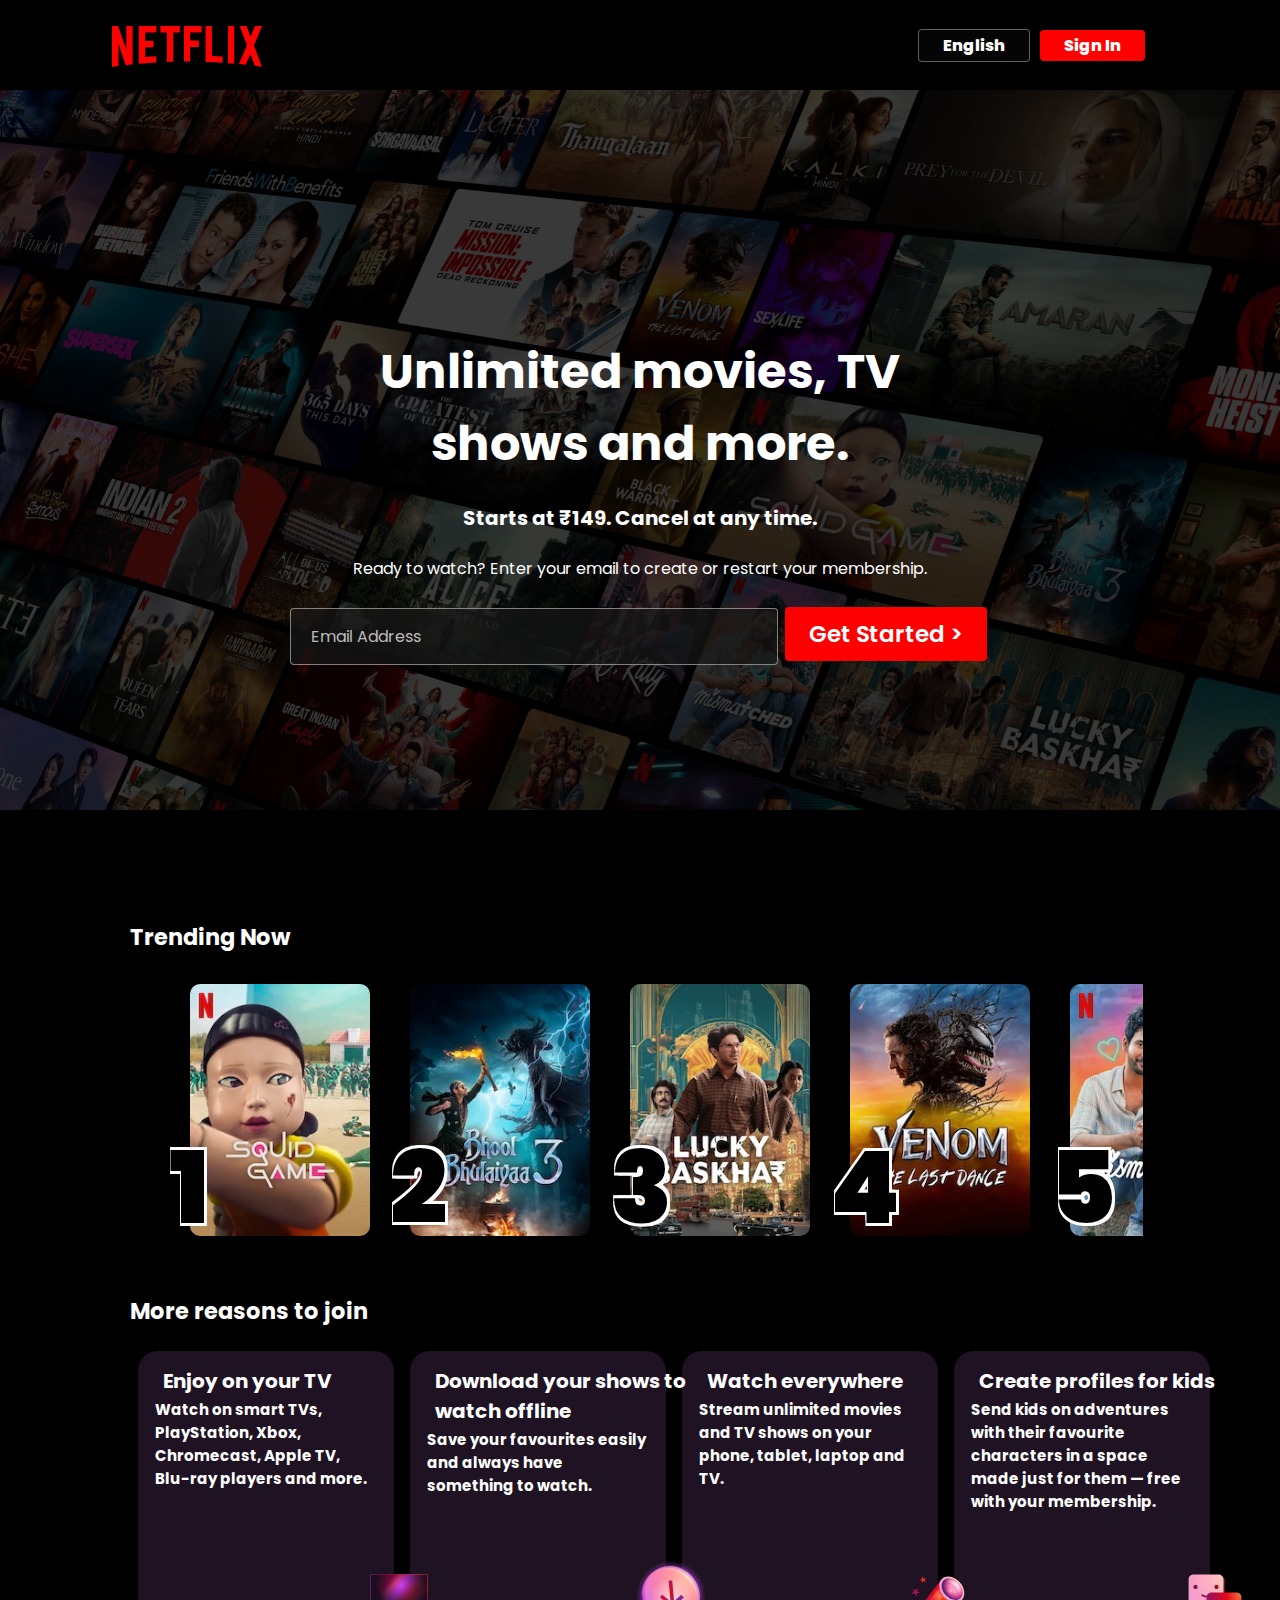
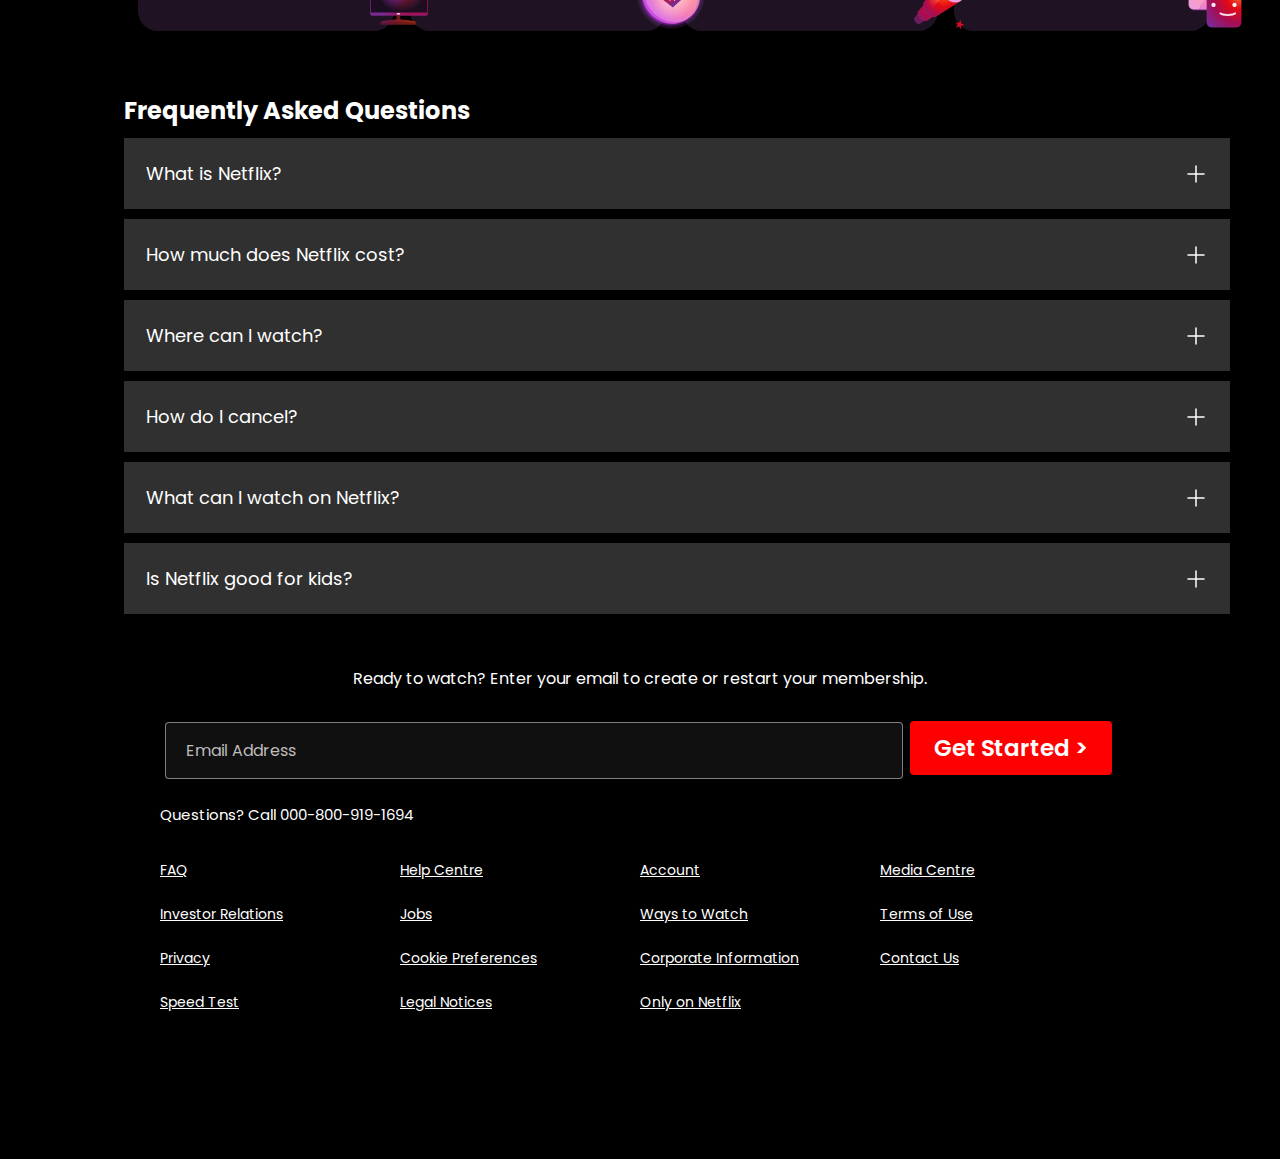
<file: index.html>
<!DOCTYPE html>
<html lang="en">

<head>
    <meta charset="UTF-8">
    <meta name="viewport" content="width=device-width, initial-scale=1.0">
    <title>Netflix India – Watch TV Shows Online, Watch Movies Online</title>
    <link rel="stylesheet" href="style.css">
    <link rel="stylesheet" href="logo.svg">
    <link href="https://cdnjs.cloudflare.com/ajax/libs/font-awesome/6.0.0/css/all.min.css" rel="stylesheet">
</head>

<body>

    <div class="main">
        <nav>
            <span> <img width="53" src="logo.svg">
            </span>
            <div>
                <button class="btn">English</button>
                <button class="btn btn-red-sm"><a href="signin.html">Sign In</a></button>
            </div>
        </nav>

        <div class="box">
        </div>
        <div class="hero">

            <span>Unlimited movies, TV <span style="display: flex; align-items: center; justify-content: center;">shows
                    and more.</span></span>

            <span> Starts at ₹149. Cancel at any time.</span>
            <span>Ready to watch? Enter your email to create or restart your membership.</span>

            <div class="button">
                <input type="text" placeholder="Email Address">
                <button class="btn btn-red">Get Started &gt;</button>
            </div>
        </div>

        <div class="first">
            <h2>Trending Now</h2>
        </div>
        <!-- <span class="btn1">
            <button class="btn">Indian</button>
            <button class="btn">Movies</button>
        </span> -->



        <div class="flex">
            <div class="flex-item">
                
                <img src="./1.webp" alt="">
                <span class="imgid img-1">1</span>
            </div>

            <div class="flex-item">
                <img src="./2.webp" alt="">
                <span class="imgid img-2">2</span>
            </div>

            <div class="flex-item">
                <img src="./3.webp" alt="">
                <span class="imgid img-3">3</span>
            </div>

            <div class="flex-item">
                <img src="./4.webp" alt="">
                <span class="imgid img-4">4</span>
            </div>

            <div class="flex-item">
                <img src="./5.webp" alt="">
                <span class="imgid img-5">5</span>
            </div>



            <div class="flex-item">
                <img src="./6.webp" alt="">
                <span class="imgid img-6">6</span>
            </div>

            <div class="flex-item">
                <img src="./7.webp" alt="">
                <span class="imgid img-7">7</span>
            </div>

            <div class="flex-item">
                <img src="./8.webp" alt="">
                <span class="imgid img-8">8</span>
            </div>

            <div class="flex-item">
                <img src="./9.webp" alt="">
                <span class="imgid img-9">9</span>
            </div>

            <div class="flex-item">
                <img src="./10.webp" alt="">
                <span class="imgid img-10">10</span>
            </div>

        </div>

        <!-- edit this  -->

        <div class="second">
            <h2>More reasons to join</h2>
            <div class="second-box">
                <div class="box-width">
                    <div>

                        <h3>Enjoy on your TV</h3>
                        <p>Watch on smart TVs, PlayStation, Xbox, Chromecast, Apple TV, Blu-ray players and more.</p>
                        <span>
                            <img id="one" src="tv.svg" alt="">
                        </span>
                    </div>
                </div>

                <div class="box-width">
                    <div>
                        <h3>Download your shows to watch offline</h3>
                        <p>Save your favourites easily and always have something to watch.</p>
                        <span>
                            <img id="two" src="music.svg" alt="">
                        </span>
                    </div>
                </div>
                <div class="box-width">
                    <div>
                        <h3>Watch everywhere</h3>
                        <p>Stream unlimited movies and TV shows on your phone, tablet, laptop and TV.</p>
                        <span>
                            <img id="three" src="glow.svg" alt="">
                        </span>
                    </div>
                </div>
                <div class="box-width">
                    <div>
                        <h3>Create profiles for kids</h3>
                        <p>Send kids on adventures with their favourite characters in a space made just for them — free
                            with
                            your membership.</p>
                            <span>
                                <img id="forth" src="disco.svg" alt="">
                            </span>
                    </div>
                </div>



            </div>
        </div>

        </section>

        <section class="faq">
            <h2>Frequently Asked Questions</h2>
            
                <div class="faqbox">
                    <span>What is Netflix?</span>
                    <img src="plus.svg" alt="plus icon">
                </div>
                <div class="answer">Netflix is a streaming service that offers a wide variety of award-winning TV shows, movies, anime, documentaries and more – on thousands of internet-connected devices.
<br><br>
                    You can watch as much as you want, whenever you want, without a single ad – all for one low monthly price. There's always something new to discover, and new TV shows and movies are added every week!</div>
            
                <div class="faqbox">
                    <span>How much does Netflix cost?</span>
                    <img src="plus.svg" alt="plus icon">
                </div>
                <div class="answer">Watch Netflix on your smartphone, tablet, Smart TV, laptop, or streaming device, all for one fixed monthly fee. Plans range from ₹149 to ₹649 a month. No extra costs, no contracts.</div>
            
                <div class="faqbox">
                    <span>Where can I watch?</span>
                    <img src="plus.svg" alt="plus icon">
                </div>
                <div class="answer">Watch anywhere, anytime. Sign in with your Netflix account to watch instantly on the web at netflix.com from your personal computer or on any internet-connected device that offers the Netflix app, including smart TVs, smartphones, tablets, streaming media players and game consoles.
<br><br>
                    You can also download your favourite shows with the iOS or Android app. Use downloads to watch while you're on the go and without an internet connection. Take Netflix with you anywhere.</div>

                <div class="faqbox">
                    <span>How do I cancel?</span>
                    <img src="plus.svg" alt="plus icon">
                </div>
                <div class="answer">Netflix is flexible. There are no annoying contracts and no commitments. You can easily cancel your account online in two clicks. There are no cancellation fees – start or stop your account anytime.</div>
            
                <div class="faqbox">
                    <span>What can I watch on Netflix?</span>
                    <img src="plus.svg" alt="plus icon">
                </div>
                <div class="answer">Netflix has an extensive library of feature films, documentaries, TV shows, anime, award-winning Netflix originals, and more. Watch as much as you want, anytime you want.</div>
            
                <div class="faqbox">
                    <span>Is Netflix good for kids?</span>
                    <img src="plus.svg" alt="plus icon">
                </div>
                <div class="answer">The Netflix Kids experience is included in your membership to give parents control while kids enjoy family-friendly TV shows and films in their own space.
<br><br>
                    Kids profiles come with PIN-protected parental controls that let you restrict the maturity rating of content kids can watch and block specific titles you don’t want kids to see.</div>
            </section>
<div class="down">
        <span>Ready to watch? Enter your email to create or restart your membership.</span>

            <div class="button">
                <input type="text" placeholder="Email Address">
                <button class="btn btn-red">Get Started &gt;</button>
            </div>
        </div>
        <!-- Email or get started button  edit this -->

        <footer>
            <div class="questions">
                Questions? Call 000-800-919-1694
            </div>
            <div class="footer">
                <div class="Footer-item">

                    <a href="faq">FAQ</a>
                    <a href="Investor Relations">Investor Relations</a>
                    <a href="faq">Privacy</a>
                    <a href="faq">Speed Test</a>
                </div>

                <div class="Footer-item">
                    <a href="Help Centre">Help Centre</a>
                    <a href="faq">Jobs</a>
                    <a href="faq">Cookie Preferences</a>
                    <a href="faq">Legal Notices</a>
                </div>

                <div class="Footer-item">
                    <a href="faq">Account</a>
                    <a href="faq">Ways to Watch</a>
                    <a href="faq">Corporate Information</a>
                    <a href="faq">Only on Netflix</a>
                </div>

                <div class="Footer-item">
                    <a href="faq">Media Centre</a>
                    <a href="faq">Terms of Use</a>
                    <a href="faq">Contact Us</a>
                </div>
            </div>
        </footer>


        <script>
            document.addEventListener("DOMContentLoaded", function() {
                const faqBoxes = document.querySelectorAll(".faqbox");
            
                faqBoxes.forEach(box => {
                    box.addEventListener("click", function() {
                        const answer = this.nextElementSibling;
                        
                        if (answer.style.display === "block") {
                            answer.style.display = "none";
                        } else {
                            document.querySelectorAll(".answer").forEach(ans => ans.style.display = "none"); // Close other answers
                            answer.style.display = "block";
                        }
                    });
                });
            });
            </script>


</body>

</html>>
</file>
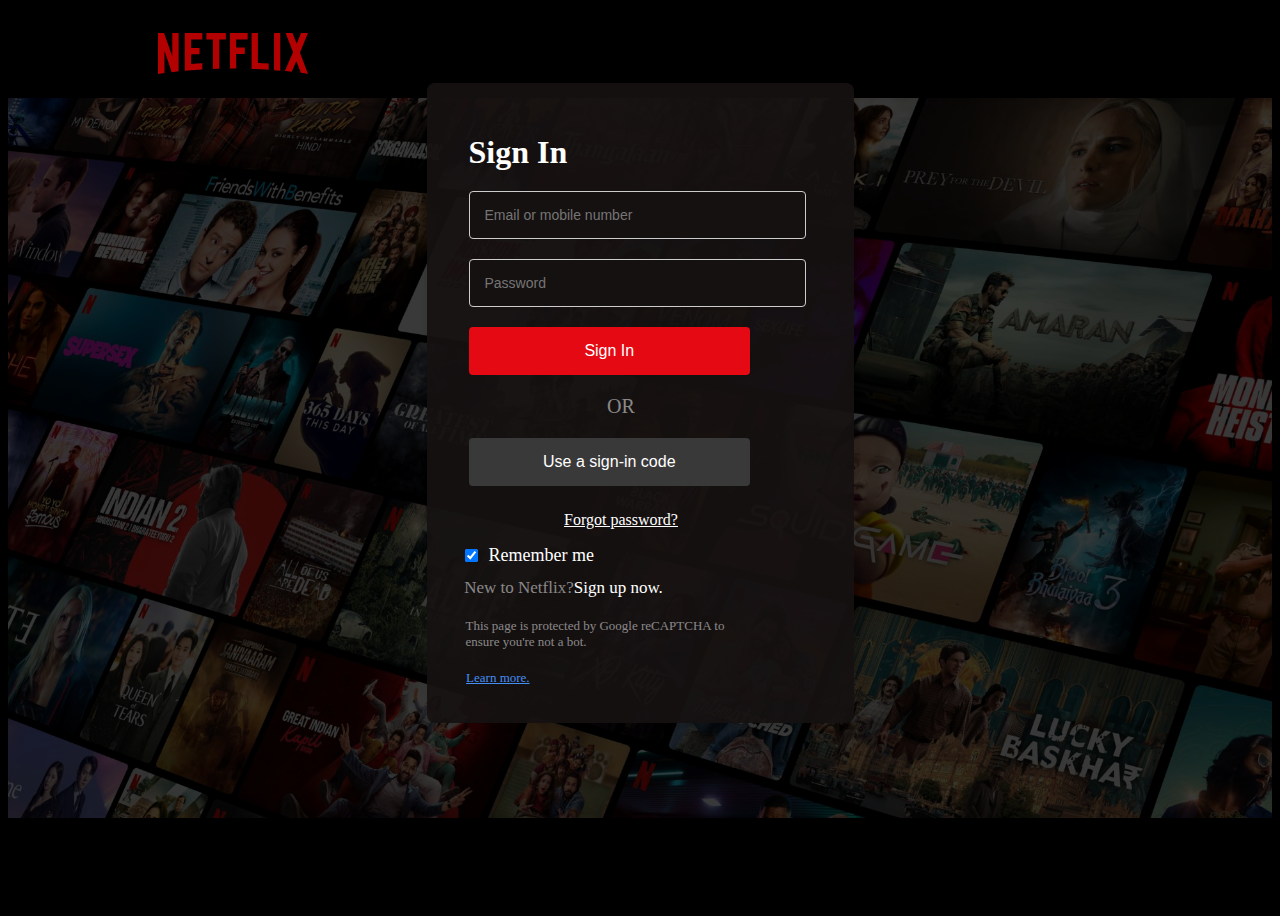
<file: signin.html>
<!DOCTYPE html>
<html lang="en">

<head>
    <meta charset="UTF-8">
    <meta name="viewport" content="width=device-width, initial-scale=1.0">
    <title> Netflix </title>
    <!-- <link rel="stylesheet" href="style.css"> -->
    <link rel="stylesheet" href="sign.css">
    <link rel="stylesheet" href="logo.svg">
    <link href="https://cdnjs.cloudflare.com/ajax/libs/font-awesome/6.0.0/css/all.min.css" rel="stylesheet">
</head>

<body>

    <div class="main1">
        <div class="box">
        <nav>
           <span> <a href="index.html"> <img width="53" src="./logo.svg"></a>
            </span>
        </nav>
    </div>
        <div class="form-container">
            <h1>Sign In</h1>
            <form action="/login" method="POST">

                <input type="email" id="email" name="email" placeholder="Email or mobile number" required>

                <input type="password" id="password" name="password" placeholder="Password" required>

                <button id="btn1" type="submit">Sign In</button>
                <span>
                    OR
                </span>
                <button id="btn2" type="submit">Use a sign-in code</button>
            </form>
            <div class="forgot-password">
                <a href="#">Forgot password?</a>
            </div>
            <div class="check">
                <input id="check" type="checkbox" name="fruits" checked="apple">
                <label for="agree">Remember me</label>
            </div>
            <span id="new">
                New to Netflix?<div>Sign up now.</div> 
            </span>

            <span id="new2">
                This page is protected by Google reCAPTCHA to ensure you're not a bot.<a href="#">Learn more.</a>
            </span>
        </div>
    
        <div class="separation1">
        </div>
        <div>

        <!-- <footer >
            <div class="questions">
                Questions? Call 000-800-919-1694
            </div>
            <div class="footer">
                <div class="Footer-item">

                    <a href="faq">FAQ</a>
                    <a href="Investor Relations">Cookie Preferences</a>
                </div>

                <div class="Footer-item">
                    <a href="Help Centre">Help Centre</a>
                    <a href="faq">Corporate Information</a>
                </div>

                <div class="Footer-item">
                    <a href="faq">Terms of Use</a>
                </div>

                <div class="Footer-item">
                    <a href="faq">Privacy</a>
                </div>
            </div>
            
        </footer> -->
    </div>
    
   


</body>

</html>>
</file>
<file: style.css>
@import url('https://fonts.googleapis.com/css2?family=Martel+Sans:wght@200;300;400;600;700;800;900&family=Open+Sans:ital,wght@0,300..800;1,300..800&family=Poppins&display=swap');

* {
    padding: 0;
    margin: 0;
    font-family: "Poppins", sans-serif;
}

html {
    scrollbar-width: none;
}

body {
    background-color: black;
}

.main {
    background-image: url(./bg.jpg);
    height: 100vh;
    position: relative;
    background-position: center center;
    background-size: max(1200px, 100vw);
    background-repeat: no-repeat;

}

.main .box {
    height: 100vh;
    width: 100%;
    opacity: 0.7;
    position: absolute;
    top: 0;
    background-color: black;
}

nav {
    max-width: 70vw;
    justify-content: space-between;
    margin: auto;
    display: flex;
    align-items: center;
    height: 100px;
}

nav img {
    color: red;
    width: 150px;
    position: relative;
    z-index: 10;
    margin: -10px -80px;
}

nav button {
    position: relative;
    z-index: 10;
}

.button input::placeholder {
    color: rgb(191, 187, 187);
}

.hero {
    font-family: "Martel Sans", sans-serif;
    height: calc(100% - 100px);
    display: flex;
    align-items: center;
    justify-content: center;
    flex-direction: column;
    color: white;
    position: relative;
    gap: 23px;
    padding: 0 30px;
}

.hero> :nth-child(1) {
    font-weight: bolder;
    font-size: 48px;
    text-align: center;
}

.hero> :nth-child(2) {
    font-weight: bold;
    font-size: 20px;
    text-align: center;
}

.hero> :nth-child(3) {
    font-weight: 400;
    font-size: 16px;
    text-align: center;
}

.btn {
    padding: 3px 24px;
    margin: 3px;
    left: 60px;
    top: -5px;
    font-weight: 800;
    background-color: rgba(248, 243, 243, 0.021);
    font-size: 16px;
    color: white;
    border-radius: 4px;
    border: 1px solid #ffffff5c;
    cursor: pointer;
}

.btn-red {
    background-color: red;
    color: white;
    padding: 10px 24px;
    font-size: 23px;
    border-radius: 4px;
    font-weight: 600;
    border: none;
}

.btn-red-sm {
    background-color: red;
    color: white;
    border: none;
    padding: 3px 24px;
    font-size: 16px;
    border-radius: 4px;
}

.btn a {
    text-decoration: none;
    color: white;
}

.main input {
    padding: 15px 150px 15px 20px;
    color: white;
    font-size: 16px;
    border-radius: 4px;
    background-color: rgba(23, 23, 23, 0.7);
    border: 1px solid rgba(246, 238, 238, 0.5);
}

.first {
    margin: 20px 130px;
    width: 80vw;
    font-size: 15px;
    font-weight: 700;
    color: white;
}

.btn1 {
    margin: 125px;
}

.flex {
    display: flex;
    position: relative;
    left: 40px;
    width: 76vw;
    height: 300px;
    overflow: hidden;
    margin: 20px 130px;
}

.flex .flex-item {
    margin: 20px;
    margin-top: 10px;
}

.flex .flex-item img {
    width: 180px;
    border-radius: 10px;
    transition: transform 0.3s ease, box-shadow 0.3s ease;
    box-sizing: border-box;
    cursor: pointer;
}

.flex .flex-item img:hover {
    transform: scale(1.1);
}

.box-width {
    width: 311px;
    margin: 8px;
    border-radius: 20px;
    height: 280px;
    background-color: #1f1323;
}

.box-width span {
    position: relative;
    left: 360px;
    top: 1085px;
}

.box-width span {
    position: relative;
    top: -1030px;
    left: -135px;
}

.box-width span img {
    position: absolute;

}

.box-width span #one {
    top: 1085px;
    left: 360px;
}

.box-width span #two {
    top: 1075px;
    left: 360px;
}

.box-width span #three {
    top: 1090px;
    left: 355px;
}

.box-width span #forth {
    top: 1065px;
    left: 360px;
}

.imgid {
    color: black;
    position: relative;
    font-weight: 900;
    left: -20px;
    font-size: 100px;
    bottom: 130px;
    text-shadow: 3px 3px 0px #ffffff, -1px -3px 0px #ffffff, -1px 3px 0px #ffffff, 3px -3px 0px #ffffff;
}

.second {
    margin: 20px 130px;
    width: 85vw;
    font-size: 15px;
    font-weight: 700;
    color: white;
}

.second h2 {
    margin-bottom: 15px;
}

.second-box {
    display: flex;
    max-width: 85vw;
}

.second .second-box h3 {
    font-size: 20px;
    position: relative;
    top: 15px;
    left: 25px;
}

.second .second-box p:nth-child(1) {
    padding: 10px;
    margin: 17px;
}

.second .second-box p:nth-child(2) {

    margin: 17px;
}

.second .second-box p:nth-child(3) {
    padding: 10px;
    margin: 17px;
}

.second .second-box p:nth-child(4) {
    padding: 10px;
    margin: 17px;
}

.faq h2 {
    position: relative;
    left: 90px;
    font-size: 24px;
}

.faq {
    background-color: black;
    color: white;
    padding: 34px;
}


.faqbox:hover {
    background-color: #414141;
    color: white;
}

.faqbox svg {
    filter: invert(1);
}

/* .faqbox {
    display: flex;
    justify-content: space-between;
    background-color: #2d2d2d;
    padding: 24px;
    
    font-size: 24px;
    margin: 8px auto;
    cursor: pointer;
    transition: all 1s ease-out;
} */

.faqbox {
    display: flex;
    justify-content: space-between;
    align-items: center;
    background-color: #303030;
    padding: 20px;
    left: 90px;
    margin: 10px 0;
    font-size: 18px;
    color: white;
    cursor: pointer;
    transition: 0.3s;
    position: relative;
}

footer {
    color: white;
    margin: auto;
    max-width: 75vw;
    padding: 50px;
    height: 35vh;
}

.footer {
    display: grid;
    grid-template-columns: 1fr 1fr 1fr 1fr;
    color: white;
}

footer .questions {
    padding: 34px 0;
    font-size: 15px;
}

.footer a {
    font-size: 14px;
    color: white;
}

.Footer-item {
    display: flex;
    flex-direction: column;
    gap: 23px;
}

.down {
    display: flex;
    justify-content: center;
    align-items: center;
    color: white;
}

.down span {
   position: absolute;
    max-width: 80vw;
    margin-top: -20px;
}

.down>.button {
    position: relative;
    top: 60px;
}

.down .button input {
    padding: 15px 400px 15px 20px;
}



.faqbox {
    display: flex;
    justify-content: space-between;
    align-items: center;
    background-color: #303030;
    padding: 22px;
    margin: 10px 0;
    width: 83vw;
    font-size: 18px;
    color: white;
    cursor: pointer;
    transition: 0.3s;
}

.faqbox img{
    filter: invert(1);
}

.faqbox:hover {
    background-color: #505050;
}

.answer {
    display: none;
    background-color: #181818;
    padding: 22px;
    color: white;
    left: 90px;
    width: 83vw;
    font-size: 20px;
    margin: -5px 0px 10px 0;
    position: relative;
}

@media only screen and (min-width: 390px) and (max-width: 844px) {
    nav {
        width: 60vw;
    }
    .main{
        width: 108vw;
    }

    nav img {
        width: 100px;
    }
    .btn {
        left: 50px;
    }

    .hero {
        padding: 0;
    }

    .btn {
        padding: 3px 10px;
    }

    .main input {
        padding: 15px 120px 15px 20px;
        left: 25px;
        position: relative;
    }

    .btn-red {
        position: relative;
        margin-top: 25px;
        left: 110px;
    }

    .first {
        position: relative;
        left: -120px;
        margin-top: -70px;
    }

    .faqbox {
        width: 80vw;
        left: 20px;
        font-size: 16px;
    }

    .faq {
        padding: 0;
        position: relative;
    }

    .answer {
        width: 80vw;
        left: 20px;
        font-size: 16px;
    }

    .down .button input {
        padding: 15px 100px 15px 20px;
    }

    .down {
        flex-direction: column;
    }

    .down>.button {
        margin-top: 90px;
        left: 10px;
    }

    .down span {
        position: relative;
        text-align: center;
        left: -10px;
        width: 90vw;
        margin-top: 10px;
        margin-bottom: -120px;
    }

    .flex {
        width: 95vw;
        left: -125px;
    }

    .faq h2 {
        left: 20px;
    }

    .second {
        left: -125px;
        position: relative;
        font-size: 16px;
    }

    .second h2 {
        margin-bottom: 5px;
        left: 15px;
        position: relative;
    }

    .second-box {
        flex-direction: column;
    }

    .box-width {
        width: 350px;
        display: flex;
        left: 6px;
        position: relative;
    }

    .second .second-box h3 {
        left: 15px;
        margin-bottom: 20px;
    }

    .second .second-box p:nth-child(2) {
        margin: 10px;
        left: 5px;
        position: relative;
    }

    footer {
        padding: 50px 0;
        max-width: none;
        left: 10px;
        position: relative;
        height: 25vh;
    }

    footer .questions {
        position: relative;
        font-size: 16px;
    }

    .footer a {
        font-size: 12px;
    }
    .hero> :nth-child(3){
        left: -10px;
        width: 90vw;
        position: relative;
    }
}
</file>
<file: sign.css>
html {
    scrollbar-width: none;
}

body {
    background-color: black;
}

.main1 {
    background-image: url(./bg.jpg);
    height: 100vh;
    position: relative;
    background-position: center center;
    background-size: max(1200px, 100vw);
    background-repeat: no-repeat;
}

.main1 .box {
    height: 100vh;
    width: 100%;
    opacity: 0.7;
    position: absolute;
    top: 0;
    background-color: black;
}

nav img {
    top: 25px;
    position: relative;
    left: 150px;
    width: 150px;
}

.form-container {
    background-color: #161111eb;
    padding: 30px 80px 0px 42px;
    margin: auto;
    top: 75px;
    position: relative;
    border-radius: 8px;
    box-shadow: 0 4px 6px rgba(0, 0, 0, 0.1);
    width: 305px;
    height: 610px;
}

form input {
    background-color: #161111eb;
    color: white;
}

.form-container h1 {
    margin-bottom: 20px;
    color: rgb(255, 255, 255);
    font-size: 2rem;
    font-weight: 900;
}

.form-container input {
    width: 100%;
    padding: 15px;
    margin-bottom: 20px;
    border: 1px solid #ccc;
    font-weight: 500;
    border-radius: 4px;
    font-size: 14px;
}

.form-container #btn1 {
    width: 22vw;
    padding: 15px;
    background-color: #e50914;
    color: rgb(255, 255, 255);
    font-weight: 500;
    border: none;
    border-radius: 4px;
    font-size: 16px;
    cursor: pointer;
}

.form-container #btn1:hover {
    background-color: #c11119;
}

.form-container #btn2:hover {
    background:rgba(128, 128, 128, 0.3);
}

.form-container .forgot-password {
    margin-top: 10px;
    text-align: center;
    text-decoration: underline;
    color: white;
}

.form-container .forgot-password a {
    color: white;
    text-decoration: none;
}

.form-container .forgot-password a:hover {
    text-decoration: underline;
}

.form-container span {
    color: white;
    display: flex;
    margin: 20px 0px;
    color: rgba(255, 255, 255, 0.5);
    font-size: 20px;
    justify-content: center;
}

#btn2 {
    width: 22vw;
    padding: 15px;
    color: white;
    font-weight: 500;
    background: rgb(58, 57, 57);
    margin-bottom: 15px;
    border-radius: 4px;
    font-size: 16px;
    border: none;
    cursor: pointer;
}

#code {
    text-align: center;
    color: white;
    opacity: 0.3;
    font-size: 16px;
}

.check {
    color: white;
    display: flex;
    position: relative;
}


.check label {
    position: absolute;
    padding: 6px;
    width: 110px;
    display: flex;
    font-size: 18px;
    margin: 10px 4px;
    left: 10px;
    flex-direction: row;
}

#check {
    background-color: #161111eb;
    position: relative;
    left: -150px;
    margin: 20px;
    cursor: pointer;
}


#new {
    font-size: 17px;
    width: 210px;
    margin: -4px -10px;
    margin-bottom: 20px;
}

#new div {
    color: white;
}

#new2 {
    width: 345px;
    margin: 15px -3px;
    font-weight: 400;
    color: rgba(255, 255, 255, 0.5);
    font-size: 0.8125rem;
}

#new2 a {
    position: relative;
    color: rgb(68, 142, 244);
    top: 40px;
    margin-top: 12px;
    font-weight: 400;
    left: -280px;
    font-size: 0.8125rem;
    width: 88px;
}

.separation1 {
    height: 10px;
}

footer {
    background-color: #161616;
    height: 300px;
}
</file>
